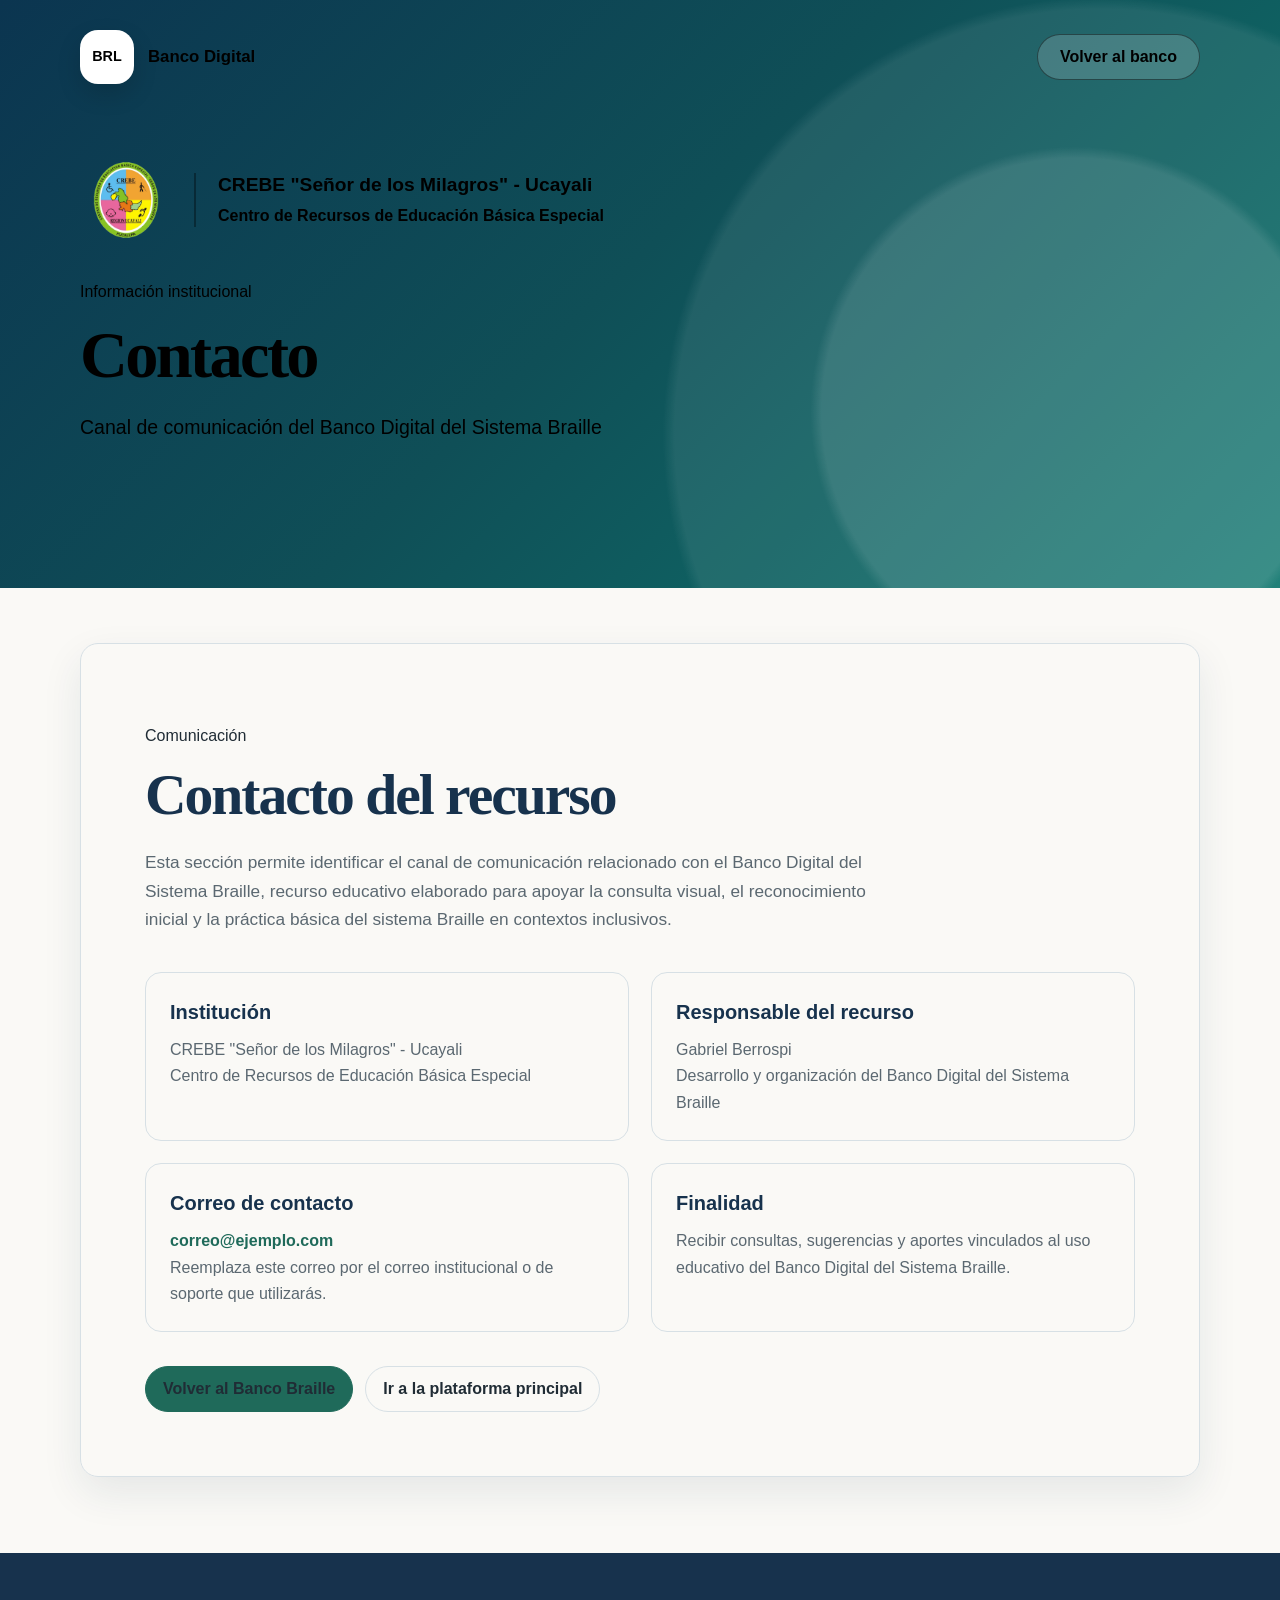
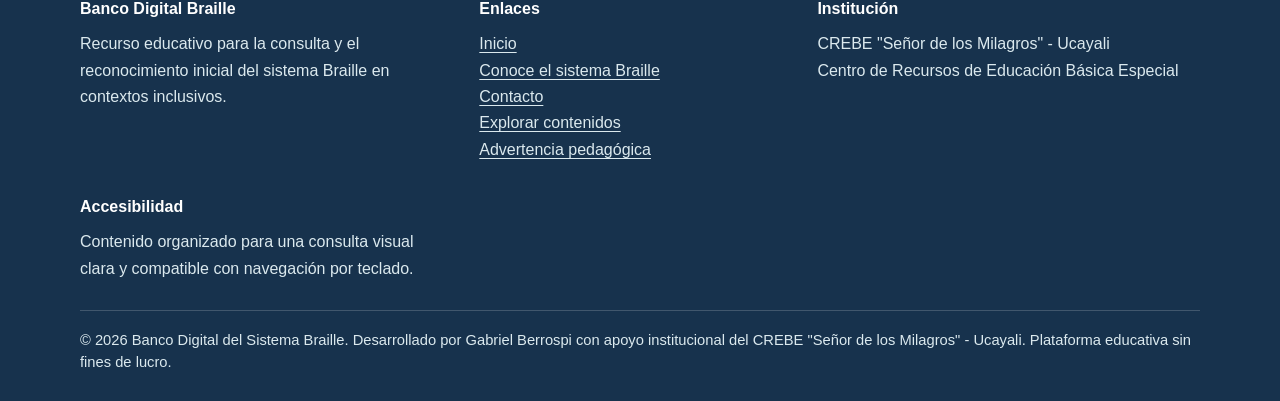
<file: contacto.html>
<!doctype html>
<html lang="es">
<head>
  <meta charset="utf-8">
  <meta name="viewport" content="width=device-width, initial-scale=1">
  <meta
    name="description"
    content="Página de contacto del Banco Digital del Sistema Braille del CREBE Señor de los Milagros - Ucayali."
  >
  <title>Contacto | Banco Digital del Sistema Braille</title>
  <link rel="stylesheet" href="estilos.css?v=6">

  <style>
    .contenido-contacto {
      padding: 55px 0 20px;
    }

    .tarjeta-contacto {
      padding: clamp(26px, 6vw, 64px);
      background: var(--blanco);
      border: 1px solid var(--borde);
      border-radius: var(--radio);
      box-shadow: var(--sombra);
    }

    .tarjeta-contacto h1 {
      margin: 0;
      color: var(--azul-900);
      font-family: Georgia, "Times New Roman", serif;
      font-size: clamp(2.15rem, 5vw, 3.6rem);
      font-weight: 600;
      line-height: 1.08;
      letter-spacing: -0.035em;
    }

    .tarjeta-contacto .introduccion {
      max-width: 760px;
      margin: 22px 0 38px;
      color: var(--texto-suave);
      font-size: 1.08rem;
      line-height: 1.65;
    }

    .bloques-contacto {
      display: grid;
      grid-template-columns: repeat(2, minmax(0, 1fr));
      gap: 22px;
    }

    .bloque-contacto {
      padding: 24px;
      background: var(--arena-50);
      border: 1px solid var(--borde);
      border-radius: 16px;
    }

    .bloque-contacto h2 {
      margin: 0 0 10px;
      color: var(--azul-900);
      font-size: 1.25rem;
    }

    .bloque-contacto p {
      margin: 0;
      color: var(--texto-suave);
      line-height: 1.65;
    }

    .bloque-contacto a {
      color: var(--verde-700);
      font-weight: 750;
      text-decoration: none;
    }

    .bloque-contacto a:hover {
      text-decoration: underline;
    }

    .acciones-contacto {
      display: flex;
      flex-wrap: wrap;
      gap: 12px;
      margin-top: 34px;
    }

    .boton-contacto {
      display: inline-flex;
      align-items: center;
      justify-content: center;
      min-height: 44px;
      padding: 10px 17px;
      color: var(--blanco);
      background: var(--verde-700);
      border: 1px solid var(--verde-700);
      border-radius: 999px;
      font-weight: 800;
      text-decoration: none;
    }

    .boton-contacto:hover {
      color: var(--blanco);
      background: var(--verde-600);
    }

    .boton-contacto.secundario {
      color: var(--azul-800);
      background: var(--blanco);
      border-color: var(--borde);
    }

    .boton-contacto.secundario:hover {
      color: var(--azul-800);
      background: var(--azul-100);
      text-decoration: none;
    }

    @media (max-width: 760px) {
      .bloques-contacto {
        grid-template-columns: 1fr;
      }

      .acciones-contacto {
        flex-direction: column;
      }

      .boton-contacto {
        width: 100%;
      }
    }
  </style>
</head>

<body>
  <a class="salto-contenido" href="#contenido-principal">
    Ir al contenido
  </a>

  <header class="cabecera">
    <nav class="navegacion" aria-label="Navegación principal">
      <a
        class="marca"
        href="index.html"
        aria-label="Ir a la plataforma principal"
      >
        <span class="marca-icono" aria-hidden="true">BRL</span>
        <span>Banco Digital</span>
      </a>

      <a class="enlace-cabecera" href="index.html">Volver al banco</a>
    </nav>

    <div class="portada">
      <div class="bloque-institucional" aria-label="Identidad institucional">
        <img
          class="logo-crebe"
          src="logo-crebe.png"
          alt="Logo del CREBE Señor de los Milagros - Ucayali"
        >
        <div class="texto-institucional">
          <p class="nombre-institucional">
            CREBE "Señor de los Milagros" - Ucayali
          </p>
          <p class="detalle-institucional">
            Centro de Recursos de Educación Básica Especial
          </p>
        </div>
      </div>

      <p class="etiqueta">Información institucional</p>
      <h1>Contacto</h1>
      <p class="subtitulo">
        Canal de comunicación del Banco Digital del Sistema Braille
      </p>
    </div>
  </header>

  <main id="contenido-principal" class="contenido-contacto">
    <section class="tarjeta-contacto" aria-labelledby="titulo-contacto">
      <p class="sobretitulo">Comunicación</p>
      <h1 id="titulo-contacto">Contacto del recurso</h1>

      <p class="introduccion">
        Esta sección permite identificar el canal de comunicación relacionado con el Banco Digital del Sistema Braille, recurso educativo elaborado para apoyar la consulta visual, el reconocimiento inicial y la práctica básica del sistema Braille en contextos inclusivos.
      </p>

      <div class="bloques-contacto">
        <article class="bloque-contacto">
          <h2>Institución</h2>
          <p>
            CREBE "Señor de los Milagros" - Ucayali<br>
            Centro de Recursos de Educación Básica Especial
          </p>
        </article>

        <article class="bloque-contacto">
          <h2>Responsable del recurso</h2>
          <p>
            Gabriel Berrospi<br>
            Desarrollo y organización del Banco Digital del Sistema Braille
          </p>
        </article>

        <article class="bloque-contacto">
          <h2>Correo de contacto</h2>
          <p>
            <a href="mailto:correo@ejemplo.com">correo@ejemplo.com</a><br>
            Reemplaza este correo por el correo institucional o de soporte que utilizarás.
          </p>
        </article>

        <article class="bloque-contacto">
          <h2>Finalidad</h2>
          <p>
            Recibir consultas, sugerencias y aportes vinculados al uso educativo del Banco Digital del Sistema Braille.
          </p>
        </article>
      </div>

      <div class="acciones-contacto">
        <a class="boton-contacto" href="index.html">
          Volver al Banco Braille
        </a>
        <a class="boton-contacto secundario" href="https://TU-PAGINA.weebly.com">
          Ir a la plataforma principal
        </a>
      </div>
    </section>
  </main>

  <footer>
    <div class="footer-contenido">
      <div class="footer-bloque">
        <h2>Banco Digital Braille</h2>
        <p>
          Recurso educativo para la consulta y el reconocimiento inicial del
          sistema Braille en contextos inclusivos.
        </p>
      </div>

      <div class="footer-bloque">
        <h2>Enlaces</h2>
        <p>
          <a href="index.html">Inicio</a><br>
          <a href="teoria.html">Conoce el sistema Braille</a><br>
          <a href="contacto.html">Contacto</a><br>
          <a href="index.html#titulo-catalogo">Explorar contenidos</a><br>
          <a href="index.html#aviso-pedagogico">Advertencia pedagógica</a>
        </p>
      </div>

      <div class="footer-bloque">
        <h2>Institución</h2>
        <p>
          CREBE "Señor de los Milagros" - Ucayali<br>
          Centro de Recursos de Educación Básica Especial
        </p>
      </div>

      <div class="footer-bloque">
        <h2>Accesibilidad</h2>
        <p>
          Contenido organizado para una consulta visual clara y compatible con
          navegación por teclado.
        </p>
      </div>
    </div>

    <div class="footer-final">
      <p>
        © 2026 Banco Digital del Sistema Braille. Desarrollado por Gabriel
        Berrospi con apoyo institucional del CREBE "Señor de los Milagros" -
        Ucayali. Plataforma educativa sin fines de lucro.
      </p>
    </div>
  </footer>
</body>
</html>
</file>
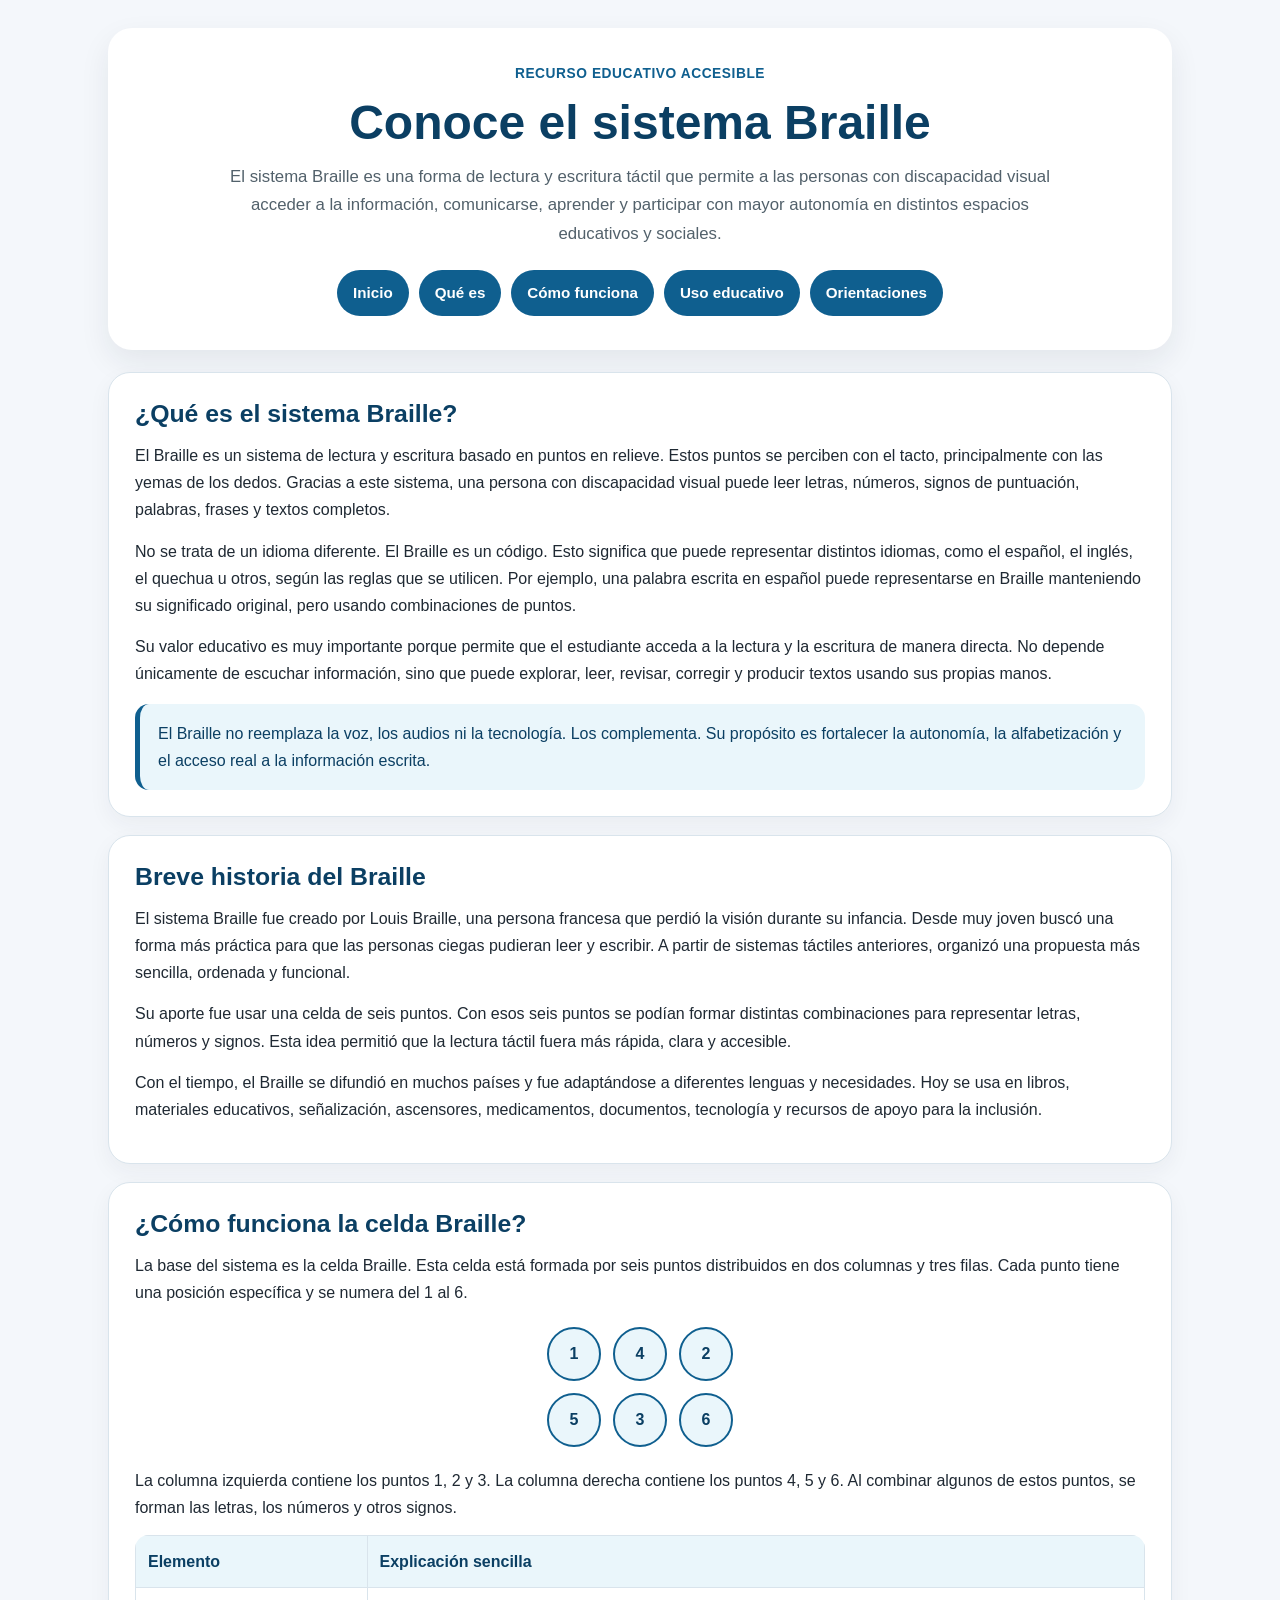
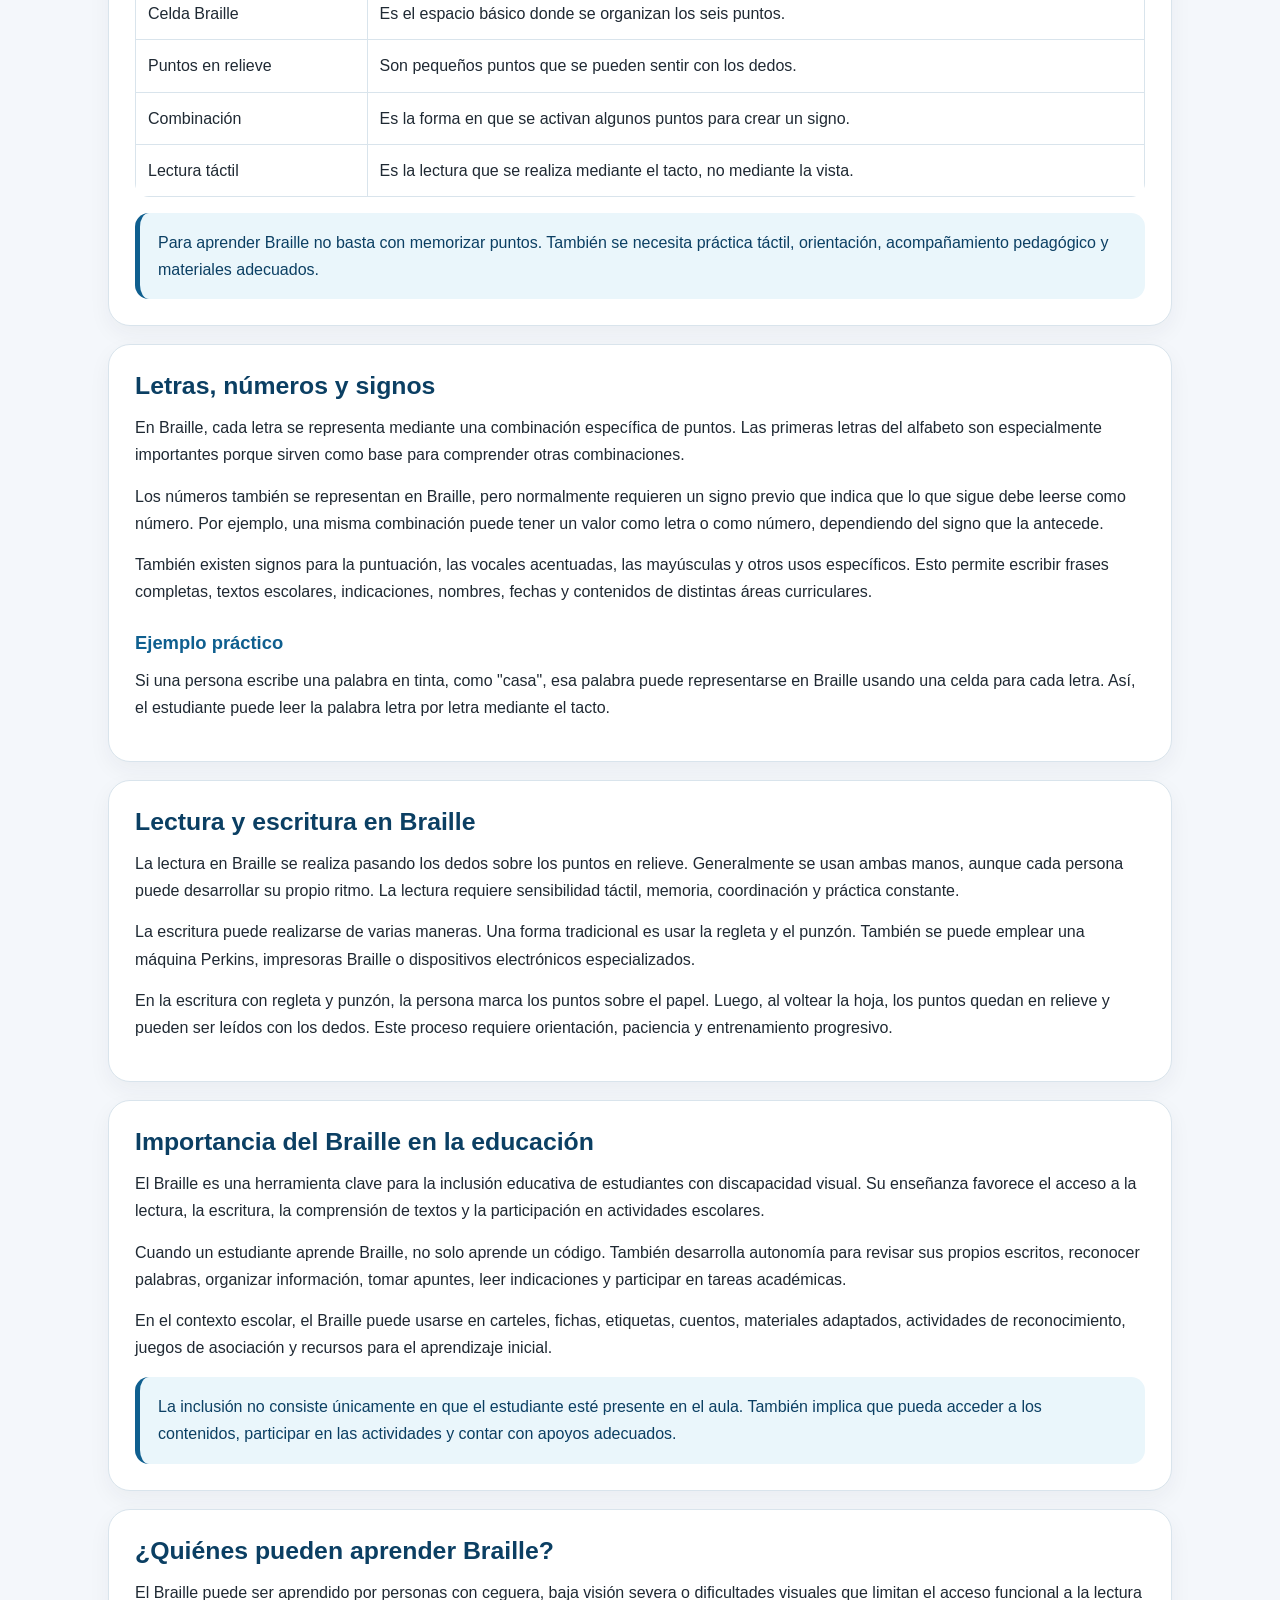
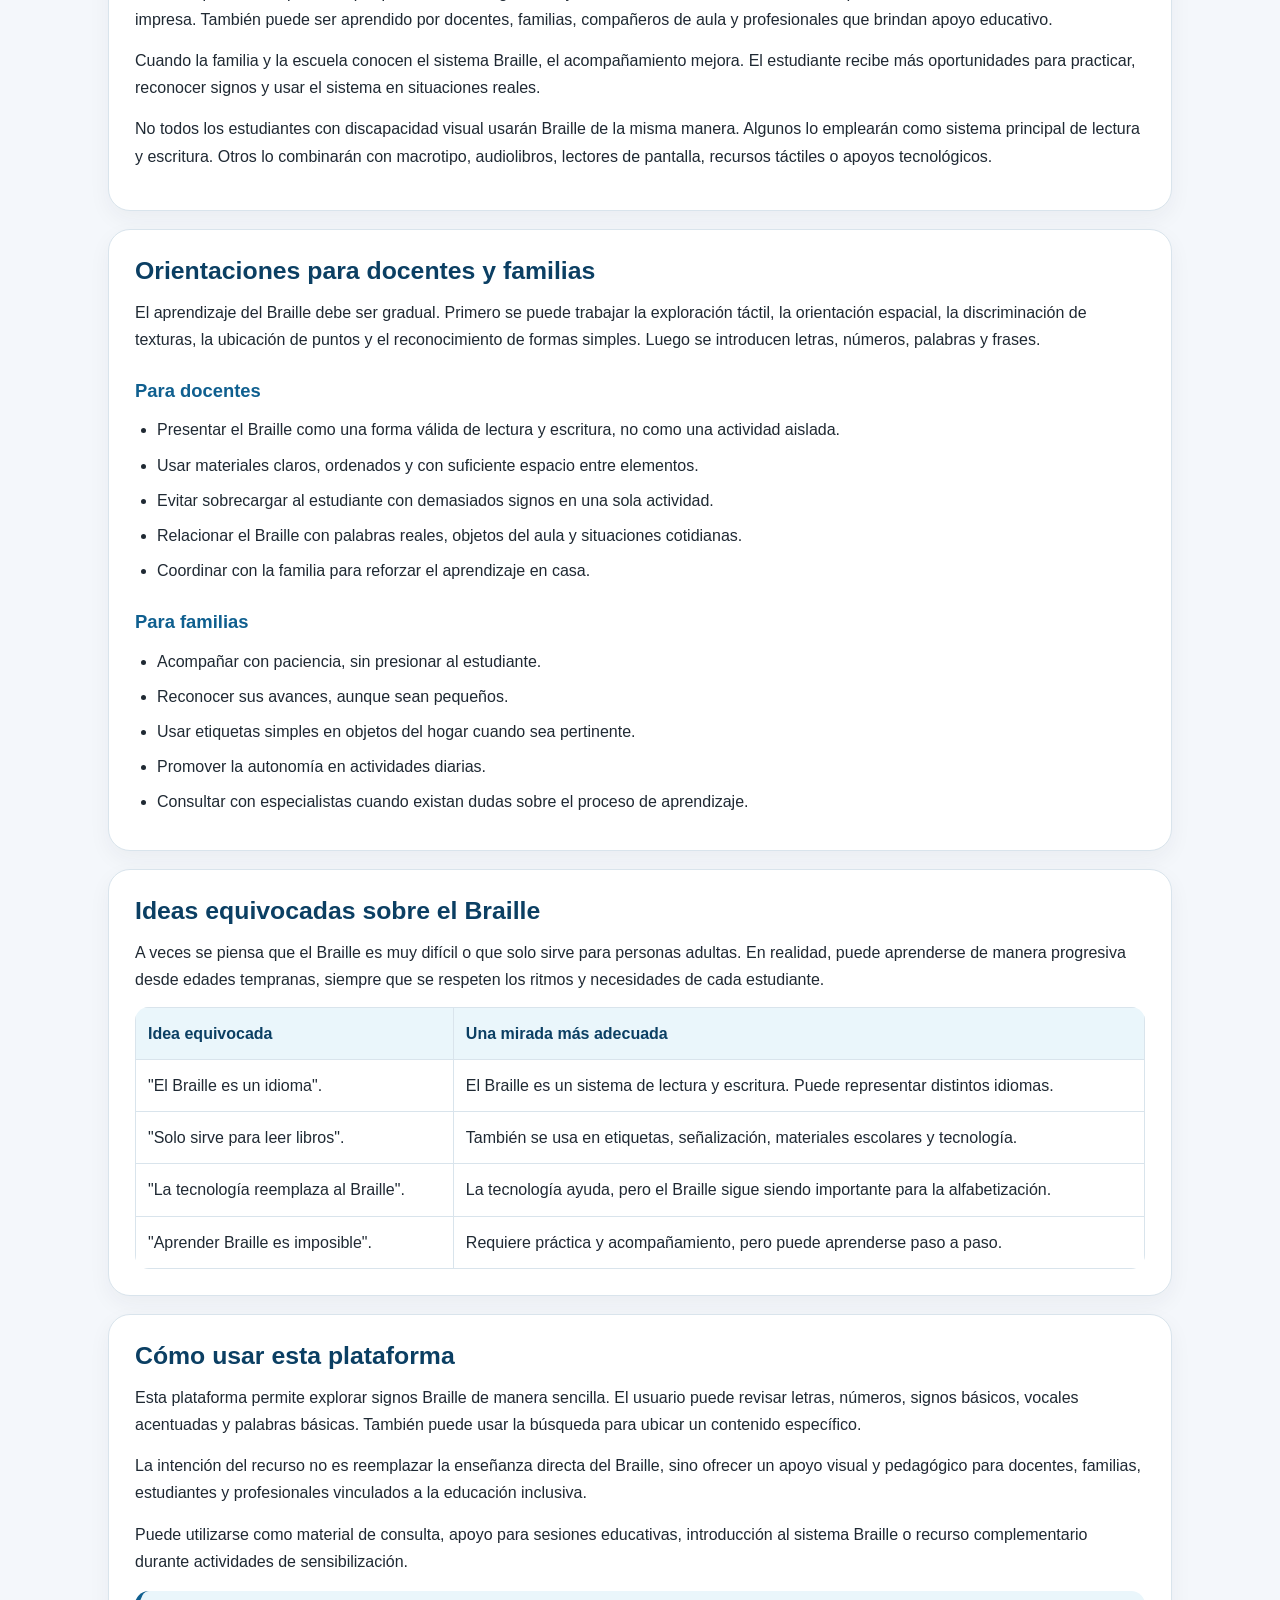
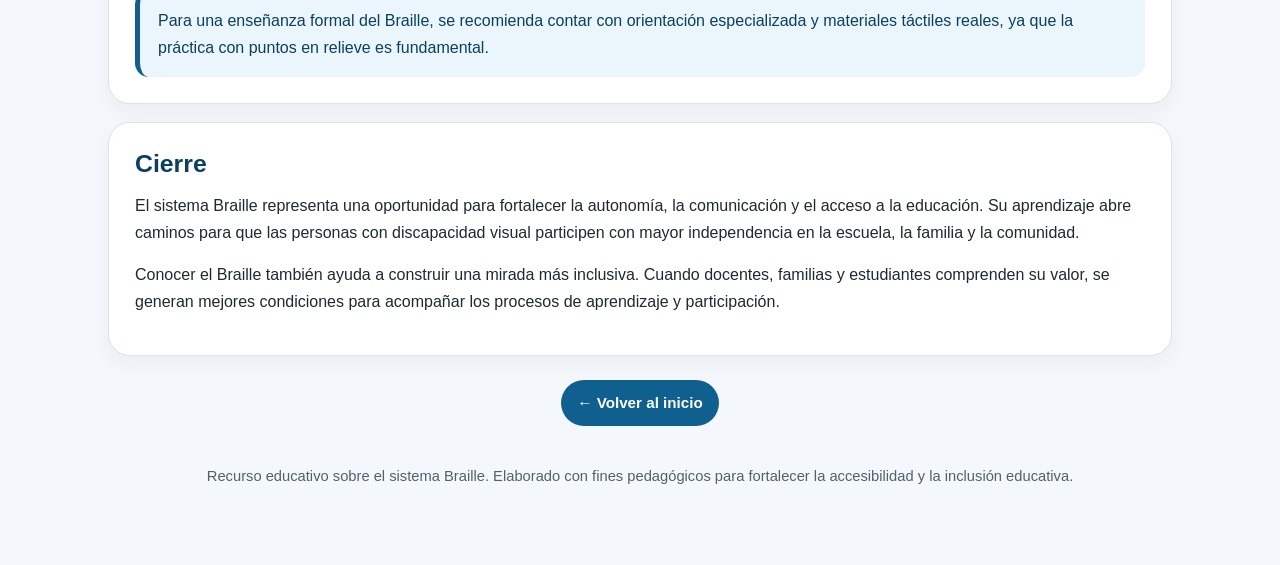
<file: teoria.html>
<!doctype html>
<html lang="es">
<head>
  <meta charset="utf-8">
  <meta name="viewport" content="width=device-width, initial-scale=1">
  <title>Conoce el sistema Braille</title>

  <style>
    :root{
      --azul:#0f5f8f;
      --azul-oscuro:#0b3f63;
      --celeste:#eaf6fb;
      --fondo:#f4f7fb;
      --texto:#1f2933;
      --texto-suave:#52616b;
      --blanco:#ffffff;
      --borde:#d9e4ec;
      --sombra:0 12px 30px rgba(31,41,51,.08);
    }

    *{
      box-sizing:border-box;
    }

    body{
      margin:0;
      font-family:Arial, Helvetica, sans-serif;
      background:var(--fondo);
      color:var(--texto);
      line-height:1.7;
    }

    .pagina{
      max-width:1100px;
      margin:0 auto;
      padding:28px 18px 50px;
    }

    .cabecera{
      background:var(--blanco);
      border-radius:24px;
      padding:34px 26px;
      box-shadow:var(--sombra);
      text-align:center;
      margin-bottom:22px;
    }

    .etiqueta{
      margin:0 0 10px;
      color:var(--azul);
      font-weight:700;
      letter-spacing:.04em;
      text-transform:uppercase;
      font-size:.86rem;
    }

    h1{
      margin:0 0 12px;
      font-size:clamp(2rem, 4vw, 3rem);
      color:var(--azul-oscuro);
      line-height:1.15;
    }

    .descripcion{
      max-width:820px;
      margin:0 auto;
      color:var(--texto-suave);
      font-size:1.05rem;
    }

    .menu{
      display:flex;
      flex-wrap:wrap;
      justify-content:center;
      gap:10px;
      margin:22px 0 0;
    }

    .menu a,
    .boton{
      display:inline-block;
      text-decoration:none;
      background:var(--azul);
      color:var(--blanco);
      padding:10px 16px;
      border-radius:999px;
      font-weight:700;
      font-size:.95rem;
      transition:.2s ease;
    }

    .menu a:hover,
    .boton:hover{
      background:var(--azul-oscuro);
      transform:translateY(-1px);
    }

    .contenido{
      display:grid;
      grid-template-columns:1fr;
      gap:18px;
    }

    .tarjeta{
      background:var(--blanco);
      border:1px solid var(--borde);
      border-radius:22px;
      padding:26px;
      box-shadow:0 8px 22px rgba(31,41,51,.05);
    }

    h2{
      margin:0 0 12px;
      color:var(--azul-oscuro);
      font-size:1.55rem;
      line-height:1.25;
    }

    h3{
      margin:22px 0 8px;
      color:var(--azul);
      font-size:1.15rem;
    }

    p{
      margin:0 0 14px;
    }

    ul{
      margin:10px 0 0;
      padding-left:22px;
    }

    li{
      margin-bottom:8px;
    }

    .nota{
      background:var(--celeste);
      border-left:5px solid var(--azul);
      padding:16px 18px;
      border-radius:14px;
      margin-top:16px;
      color:var(--azul-oscuro);
    }

    .braille-demo{
      display:grid;
      grid-template-columns:repeat(3, 54px);
      gap:12px;
      justify-content:center;
      margin:20px auto;
      max-width:210px;
    }

    .punto{
      width:54px;
      height:54px;
      border-radius:50%;
      border:2px solid var(--azul);
      background:var(--celeste);
      display:flex;
      align-items:center;
      justify-content:center;
      font-weight:700;
      color:var(--azul-oscuro);
    }

    .punto.activo{
      background:var(--azul);
      color:var(--blanco);
    }

    .tabla-simple{
      width:100%;
      border-collapse:collapse;
      margin-top:14px;
      overflow:hidden;
      border-radius:14px;
      background:var(--blanco);
    }

    .tabla-simple th,
    .tabla-simple td{
      border:1px solid var(--borde);
      padding:12px;
      text-align:left;
      vertical-align:top;
    }

    .tabla-simple th{
      background:var(--celeste);
      color:var(--azul-oscuro);
    }

    .volver{
      text-align:center;
      margin-top:24px;
    }

    .pie{
      text-align:center;
      color:var(--texto-suave);
      font-size:.92rem;
      margin-top:26px;
      padding:12px;
    }

    @media (max-width:700px){
      .cabecera{
        padding:28px 18px;
      }

      .tarjeta{
        padding:22px 18px;
      }

      .menu{
        flex-direction:column;
        align-items:stretch;
      }

      .menu a,
      .boton{
        text-align:center;
      }

      .tabla-simple{
        font-size:.95rem;
      }
    }
  </style>
</head>

<body>
  <main class="pagina">

    <header class="cabecera">
      <p class="etiqueta">Recurso educativo accesible</p>
      <h1>Conoce el sistema Braille</h1>
      <p class="descripcion">
        El sistema Braille es una forma de lectura y escritura táctil que permite a las personas con discapacidad visual acceder a la información, comunicarse, aprender y participar con mayor autonomía en distintos espacios educativos y sociales.
      </p>

      <nav class="menu" aria-label="Menú principal">
        <a href="index.html">Inicio</a>
        <a href="#que-es">Qué es</a>
        <a href="#como-funciona">Cómo funciona</a>
        <a href="#educacion">Uso educativo</a>
        <a href="#orientaciones">Orientaciones</a>
      </nav>
    </header>

    <section class="contenido">

      <article class="tarjeta" id="que-es">
        <h2>¿Qué es el sistema Braille?</h2>
        <p>
          El Braille es un sistema de lectura y escritura basado en puntos en relieve. Estos puntos se perciben con el tacto, principalmente con las yemas de los dedos. Gracias a este sistema, una persona con discapacidad visual puede leer letras, números, signos de puntuación, palabras, frases y textos completos.
        </p>
        <p>
          No se trata de un idioma diferente. El Braille es un código. Esto significa que puede representar distintos idiomas, como el español, el inglés, el quechua u otros, según las reglas que se utilicen. Por ejemplo, una palabra escrita en español puede representarse en Braille manteniendo su significado original, pero usando combinaciones de puntos.
        </p>
        <p>
          Su valor educativo es muy importante porque permite que el estudiante acceda a la lectura y la escritura de manera directa. No depende únicamente de escuchar información, sino que puede explorar, leer, revisar, corregir y producir textos usando sus propias manos.
        </p>

        <div class="nota">
          El Braille no reemplaza la voz, los audios ni la tecnología. Los complementa. Su propósito es fortalecer la autonomía, la alfabetización y el acceso real a la información escrita.
        </div>
      </article>

      <article class="tarjeta">
        <h2>Breve historia del Braille</h2>
        <p>
          El sistema Braille fue creado por Louis Braille, una persona francesa que perdió la visión durante su infancia. Desde muy joven buscó una forma más práctica para que las personas ciegas pudieran leer y escribir. A partir de sistemas táctiles anteriores, organizó una propuesta más sencilla, ordenada y funcional.
        </p>
        <p>
          Su aporte fue usar una celda de seis puntos. Con esos seis puntos se podían formar distintas combinaciones para representar letras, números y signos. Esta idea permitió que la lectura táctil fuera más rápida, clara y accesible.
        </p>
        <p>
          Con el tiempo, el Braille se difundió en muchos países y fue adaptándose a diferentes lenguas y necesidades. Hoy se usa en libros, materiales educativos, señalización, ascensores, medicamentos, documentos, tecnología y recursos de apoyo para la inclusión.
        </p>
      </article>

      <article class="tarjeta" id="como-funciona">
        <h2>¿Cómo funciona la celda Braille?</h2>
        <p>
          La base del sistema es la celda Braille. Esta celda está formada por seis puntos distribuidos en dos columnas y tres filas. Cada punto tiene una posición específica y se numera del 1 al 6.
        </p>

        <div class="braille-demo" aria-label="Representación de los seis puntos Braille">
          <div class="punto">1</div>
          <div class="punto">4</div>
          <div class="punto">2</div>
          <div class="punto">5</div>
          <div class="punto">3</div>
          <div class="punto">6</div>
        </div>

        <p>
          La columna izquierda contiene los puntos 1, 2 y 3. La columna derecha contiene los puntos 4, 5 y 6. Al combinar algunos de estos puntos, se forman las letras, los números y otros signos.
        </p>

        <table class="tabla-simple">
          <thead>
            <tr>
              <th>Elemento</th>
              <th>Explicación sencilla</th>
            </tr>
          </thead>
          <tbody>
            <tr>
              <td>Celda Braille</td>
              <td>Es el espacio básico donde se organizan los seis puntos.</td>
            </tr>
            <tr>
              <td>Puntos en relieve</td>
              <td>Son pequeños puntos que se pueden sentir con los dedos.</td>
            </tr>
            <tr>
              <td>Combinación</td>
              <td>Es la forma en que se activan algunos puntos para crear un signo.</td>
            </tr>
            <tr>
              <td>Lectura táctil</td>
              <td>Es la lectura que se realiza mediante el tacto, no mediante la vista.</td>
            </tr>
          </tbody>
        </table>

        <div class="nota">
          Para aprender Braille no basta con memorizar puntos. También se necesita práctica táctil, orientación, acompañamiento pedagógico y materiales adecuados.
        </div>
      </article>

      <article class="tarjeta">
        <h2>Letras, números y signos</h2>
        <p>
          En Braille, cada letra se representa mediante una combinación específica de puntos. Las primeras letras del alfabeto son especialmente importantes porque sirven como base para comprender otras combinaciones.
        </p>
        <p>
          Los números también se representan en Braille, pero normalmente requieren un signo previo que indica que lo que sigue debe leerse como número. Por ejemplo, una misma combinación puede tener un valor como letra o como número, dependiendo del signo que la antecede.
        </p>
        <p>
          También existen signos para la puntuación, las vocales acentuadas, las mayúsculas y otros usos específicos. Esto permite escribir frases completas, textos escolares, indicaciones, nombres, fechas y contenidos de distintas áreas curriculares.
        </p>

        <h3>Ejemplo práctico</h3>
        <p>
          Si una persona escribe una palabra en tinta, como "casa", esa palabra puede representarse en Braille usando una celda para cada letra. Así, el estudiante puede leer la palabra letra por letra mediante el tacto.
        </p>
      </article>

      <article class="tarjeta">
        <h2>Lectura y escritura en Braille</h2>
        <p>
          La lectura en Braille se realiza pasando los dedos sobre los puntos en relieve. Generalmente se usan ambas manos, aunque cada persona puede desarrollar su propio ritmo. La lectura requiere sensibilidad táctil, memoria, coordinación y práctica constante.
        </p>
        <p>
          La escritura puede realizarse de varias maneras. Una forma tradicional es usar la regleta y el punzón. También se puede emplear una máquina Perkins, impresoras Braille o dispositivos electrónicos especializados.
        </p>
        <p>
          En la escritura con regleta y punzón, la persona marca los puntos sobre el papel. Luego, al voltear la hoja, los puntos quedan en relieve y pueden ser leídos con los dedos. Este proceso requiere orientación, paciencia y entrenamiento progresivo.
        </p>
      </article>

      <article class="tarjeta" id="educacion">
        <h2>Importancia del Braille en la educación</h2>
        <p>
          El Braille es una herramienta clave para la inclusión educativa de estudiantes con discapacidad visual. Su enseñanza favorece el acceso a la lectura, la escritura, la comprensión de textos y la participación en actividades escolares.
        </p>
        <p>
          Cuando un estudiante aprende Braille, no solo aprende un código. También desarrolla autonomía para revisar sus propios escritos, reconocer palabras, organizar información, tomar apuntes, leer indicaciones y participar en tareas académicas.
        </p>
        <p>
          En el contexto escolar, el Braille puede usarse en carteles, fichas, etiquetas, cuentos, materiales adaptados, actividades de reconocimiento, juegos de asociación y recursos para el aprendizaje inicial.
        </p>

        <div class="nota">
          La inclusión no consiste únicamente en que el estudiante esté presente en el aula. También implica que pueda acceder a los contenidos, participar en las actividades y contar con apoyos adecuados.
        </div>
      </article>

      <article class="tarjeta">
        <h2>¿Quiénes pueden aprender Braille?</h2>
        <p>
          El Braille puede ser aprendido por personas con ceguera, baja visión severa o dificultades visuales que limitan el acceso funcional a la lectura impresa. También puede ser aprendido por docentes, familias, compañeros de aula y profesionales que brindan apoyo educativo.
        </p>
        <p>
          Cuando la familia y la escuela conocen el sistema Braille, el acompañamiento mejora. El estudiante recibe más oportunidades para practicar, reconocer signos y usar el sistema en situaciones reales.
        </p>
        <p>
          No todos los estudiantes con discapacidad visual usarán Braille de la misma manera. Algunos lo emplearán como sistema principal de lectura y escritura. Otros lo combinarán con macrotipo, audiolibros, lectores de pantalla, recursos táctiles o apoyos tecnológicos.
        </p>
      </article>

      <article class="tarjeta" id="orientaciones">
        <h2>Orientaciones para docentes y familias</h2>
        <p>
          El aprendizaje del Braille debe ser gradual. Primero se puede trabajar la exploración táctil, la orientación espacial, la discriminación de texturas, la ubicación de puntos y el reconocimiento de formas simples. Luego se introducen letras, números, palabras y frases.
        </p>

        <h3>Para docentes</h3>
        <ul>
          <li>Presentar el Braille como una forma válida de lectura y escritura, no como una actividad aislada.</li>
          <li>Usar materiales claros, ordenados y con suficiente espacio entre elementos.</li>
          <li>Evitar sobrecargar al estudiante con demasiados signos en una sola actividad.</li>
          <li>Relacionar el Braille con palabras reales, objetos del aula y situaciones cotidianas.</li>
          <li>Coordinar con la familia para reforzar el aprendizaje en casa.</li>
        </ul>

        <h3>Para familias</h3>
        <ul>
          <li>Acompañar con paciencia, sin presionar al estudiante.</li>
          <li>Reconocer sus avances, aunque sean pequeños.</li>
          <li>Usar etiquetas simples en objetos del hogar cuando sea pertinente.</li>
          <li>Promover la autonomía en actividades diarias.</li>
          <li>Consultar con especialistas cuando existan dudas sobre el proceso de aprendizaje.</li>
        </ul>
      </article>

      <article class="tarjeta">
        <h2>Ideas equivocadas sobre el Braille</h2>
        <p>
          A veces se piensa que el Braille es muy difícil o que solo sirve para personas adultas. En realidad, puede aprenderse de manera progresiva desde edades tempranas, siempre que se respeten los ritmos y necesidades de cada estudiante.
        </p>

        <table class="tabla-simple">
          <thead>
            <tr>
              <th>Idea equivocada</th>
              <th>Una mirada más adecuada</th>
            </tr>
          </thead>
          <tbody>
            <tr>
              <td>"El Braille es un idioma".</td>
              <td>El Braille es un sistema de lectura y escritura. Puede representar distintos idiomas.</td>
            </tr>
            <tr>
              <td>"Solo sirve para leer libros".</td>
              <td>También se usa en etiquetas, señalización, materiales escolares y tecnología.</td>
            </tr>
            <tr>
              <td>"La tecnología reemplaza al Braille".</td>
              <td>La tecnología ayuda, pero el Braille sigue siendo importante para la alfabetización.</td>
            </tr>
            <tr>
              <td>"Aprender Braille es imposible".</td>
              <td>Requiere práctica y acompañamiento, pero puede aprenderse paso a paso.</td>
            </tr>
          </tbody>
        </table>
      </article>

      <article class="tarjeta">
        <h2>Cómo usar esta plataforma</h2>
        <p>
          Esta plataforma permite explorar signos Braille de manera sencilla. El usuario puede revisar letras, números, signos básicos, vocales acentuadas y palabras básicas. También puede usar la búsqueda para ubicar un contenido específico.
        </p>
        <p>
          La intención del recurso no es reemplazar la enseñanza directa del Braille, sino ofrecer un apoyo visual y pedagógico para docentes, familias, estudiantes y profesionales vinculados a la educación inclusiva.
        </p>
        <p>
          Puede utilizarse como material de consulta, apoyo para sesiones educativas, introducción al sistema Braille o recurso complementario durante actividades de sensibilización.
        </p>

        <div class="nota">
          Para una enseñanza formal del Braille, se recomienda contar con orientación especializada y materiales táctiles reales, ya que la práctica con puntos en relieve es fundamental.
        </div>
      </article>

      <article class="tarjeta">
        <h2>Cierre</h2>
        <p>
          El sistema Braille representa una oportunidad para fortalecer la autonomía, la comunicación y el acceso a la educación. Su aprendizaje abre caminos para que las personas con discapacidad visual participen con mayor independencia en la escuela, la familia y la comunidad.
        </p>
        <p>
          Conocer el Braille también ayuda a construir una mirada más inclusiva. Cuando docentes, familias y estudiantes comprenden su valor, se generan mejores condiciones para acompañar los procesos de aprendizaje y participación.
        </p>
      </article>

    </section>

    <div class="volver">
      <a class="boton" href="index.html">← Volver al inicio</a>
    </div>

    <footer class="pie">
      <p>
        Recurso educativo sobre el sistema Braille. Elaborado con fines pedagógicos para fortalecer la accesibilidad y la inclusión educativa.
      </p>
    </footer>

  </main>
</body>
</html>
</file>
<file: estilos.css>
:root{color-scheme:light;--azul-900:#17324d;--azul-100:#e8f1f5;--verde-700:#1f6a5a;--verde-100:#e5f3ef;--arena-50:#faf9f6;--tinta:#202c35;--texto-suave:#5b6871;--borde:#d7e0e5;--sombra:0 16px 40px rgba(23,50,77,.09);--radio:18px;font-family:Arial,Helvetica,sans-serif}
*{box-sizing:border-box}
html{scroll-behavior:smooth}
body{min-width:320px;margin:0;color:var(--tinta);background:radial-gradient(circle at 90% 8%,#dcedea 0,transparent 24rem),var(--arena-50);line-height:1.5}
a{color:inherit}
.salto-contenido{position:fixed;top:12px;left:12px;z-index:100;padding:10px 14px;color:#fff;background:var(--azul-900);border-radius:8px;transform:translateY(-160%);transition:transform .2s ease}
.salto-contenido:focus{transform:translateY(0)}
.cabecera{position:relative;overflow:hidden;padding:30px 18px 145px;color:#000;background:radial-gradient(circle at 84% 70%,rgba(255,255,255,.11) 0 22%,transparent 23%),radial-gradient(circle at 86% 74%,rgba(255,255,255,.08) 0 36%,transparent 37%),linear-gradient(135deg,#0b3550 0%,#0f4f57 48%,#0f766e 100%)}
.cabecera:after{display:none;content:none}
.navegacion{position:relative;z-index:1;display:flex;align-items:center;justify-content:space-between;gap:20px;max-width:1120px;margin:0 auto;flex-wrap:wrap}
.marca{display:inline-flex;gap:14px;align-items:center;color:#000;font-size:1.05rem;font-weight:900;text-decoration:none}
.marca-icono{display:grid;width:54px;height:54px;place-items:center;color:#000;background:#fff;border-radius:18px;font-size:.9rem;font-weight:900;letter-spacing:0;box-shadow:0 10px 24px rgba(0,0,0,.14);flex-shrink:0}
.enlaces-superiores{display:flex;gap:12px;flex-wrap:wrap;justify-content:flex-end}
.enlace-cabecera{display:inline-flex;align-items:center;justify-content:center;min-height:46px;padding:10px 22px;color:#000;border:1px solid rgba(0,0,0,.45);border-radius:999px;font-size:1rem;font-weight:800;text-decoration:none;background:rgba(255,255,255,.16)}
.enlace-cabecera:hover{color:#000;background:rgba(255,255,255,.28)}
.portada{position:relative;z-index:1;max-width:1120px;margin:70px auto 0}
.bloque-institucional{display:flex;align-items:center;gap:22px;max-width:none;margin-bottom:34px}
.logo-crebe{display:block;width:92px;max-width:92px;height:92px;max-height:92px;object-fit:contain;flex-shrink:0}
.texto-institucional{border-left:2px solid rgba(0,0,0,.35);padding-left:22px}
.nombre-institucional{margin:0 0 8px;color:#000;font-size:1.2rem;font-weight:900;line-height:1.25}
.detalle-institucional{margin:0;color:#000;font-size:1rem;font-weight:700;line-height:1.4}
.etiqueta-superior,.seccion-etiqueta{margin:0 0 14px;color:#000;font-size:.86rem;font-weight:900;letter-spacing:.18em;text-transform:uppercase}
.seccion-etiqueta{color:var(--verde-700)}
.portada h1{max-width:900px;margin:0 0 22px;color:#000;font-family:Georgia,"Times New Roman",serif;font-size:clamp(2.5rem,5.8vw,4.15rem);font-weight:600;line-height:1.04;letter-spacing:-.04em}
.subtitulo{max-width:880px;margin:0;color:#000;font-size:1.22rem;line-height:1.65}
main{width:min(1120px,calc(100% - 40px));margin:0 auto}
.panel-recursos{position:relative;z-index:2;margin-top:-78px;padding:clamp(22px,4vw,36px);background:rgba(255,255,255,.98);border:1px solid rgba(215,224,229,.9);border-radius:var(--radio);box-shadow:var(--sombra)}
.panel-encabezado h2{margin:0;color:var(--azul-900);font-family:Georgia,"Times New Roman",serif;font-size:clamp(1.8rem,3.4vw,2.8rem);font-weight:600;letter-spacing:-.04em;line-height:1.05}
.descripcion-panel{max-width:900px;margin:12px 0 0;color:var(--texto-suave)}
.grid-recursos{position:relative;isolation:isolate;display:grid;grid-template-columns:repeat(3,minmax(0,1fr));gap:20px;margin-top:28px}
.tarjeta-recurso{position:relative;z-index:1;overflow:visible;min-height:300px;padding:24px;background:linear-gradient(145deg,rgba(229,243,239,.96),rgba(255,255,255,.98) 64%);border:1px solid #cfe2dd;border-radius:18px;box-shadow:var(--sombra)}
.tarjeta-recurso:hover,.tarjeta-recurso:focus-within{z-index:80}
.tarjeta-recurso:before{position:absolute;top:-48px;right:-48px;width:130px;height:130px;background:rgba(31,106,90,.13);border-radius:50%;content:""}
.numero-recurso{position:relative;z-index:1;display:grid;width:46px;height:46px;place-items:center;color:#fff;background:var(--verde-700);border-radius:13px;font-weight:900}
.tarjeta-recurso h3{position:relative;z-index:1;margin:22px 0 10px;color:var(--azul-900);font-family:Georgia,"Times New Roman",serif;font-size:1.42rem;line-height:1.18}
.tarjeta-recurso p{position:relative;z-index:1;margin:0;color:var(--texto-suave);line-height:1.6}
.lista-ejemplos{position:relative;z-index:4;margin:18px 0 0;padding:0;list-style:none}
.item-recurso{position:relative;margin:9px 0 0;padding:10px 12px;color:var(--azul-900);background:#fff;border:1px solid var(--borde);border-radius:12px;font-size:.94rem;font-weight:800;cursor:default;outline:none}
.item-recurso:hover,.item-recurso:focus{color:var(--verde-700);border-color:#b7d6cd;box-shadow:0 8px 22px rgba(23,50,77,.12)}
.recuadro-detalle{position:absolute;left:0;bottom:calc(100% + 12px);z-index:100;display:grid;grid-template-columns:repeat(2,minmax(0,1fr));gap:10px;width:min(620px,88vw);overflow:hidden;padding:12px;background:#fff;border:1px solid #cfe2dd;border-radius:18px;box-shadow:0 18px 42px rgba(23,50,77,.22);opacity:0;pointer-events:none;transform:translateY(10px);transition:opacity .18s ease,transform .18s ease}
.tarjeta-recurso:nth-child(3n) .recuadro-detalle{left:auto;right:0}
.item-recurso:hover .recuadro-detalle,.item-recurso:focus .recuadro-detalle{opacity:1;transform:translateY(0)}
.recuadro-detalle img{display:block;width:100%;height:180px;object-fit:cover;background:var(--azul-100);border-radius:14px}
.recuadro-detalle img:only-of-type{grid-column:1/-1}
.detalle-texto{grid-column:1/-1;padding:4px 2px 2px}
.detalle-texto strong{display:block;margin-bottom:5px;color:var(--azul-900);font-size:1rem}
.detalle-texto span{display:block;color:var(--texto-suave);font-size:.92rem;font-weight:500;line-height:1.5}
.nota-inferior{margin:24px 0 0;padding:18px;color:var(--texto-suave);background:var(--azul-100);border:1px solid var(--borde);border-radius:16px}
.nota-inferior strong{color:var(--azul-900)}
footer{margin-top:56px;padding:44px clamp(20px,5vw,72px) 28px;color:#dbe9ee;background:var(--azul-900)}
.footer-contenido{display:grid;grid-template-columns:1.2fr 1fr 1.25fr;gap:32px;max-width:1120px;margin:0 auto}
.footer-bloque h2{margin:0 0 10px;color:#fff;font-size:1rem}
.footer-bloque p{margin:0;color:#dbe9ee;line-height:1.65}
.footer-bloque a{color:#dbe9ee;text-decoration:underline;text-underline-offset:3px}
.footer-identidad{display:flex;gap:16px;align-items:flex-start}
.logo-footer{display:block;width:72px;max-width:72px;height:auto;max-height:72px;object-fit:contain;flex-shrink:0}
.footer-final{max-width:1120px;margin:28px auto 0;padding-top:18px;border-top:1px solid rgba(255,255,255,.18)}
.footer-final p{margin:0;color:#dbe9ee;font-size:.92rem}

.patron-portada{background-image:url("patron-shipibo.png")!important;background-repeat:repeat!important;background-size:640px auto!important;background-position:center top!important;opacity:.42!important;mix-blend-mode:multiply!important;filter:saturate(1.45) contrast(1.18)!important}
.patron-portada svg{display:none!important}
.patron-portada::before{background:linear-gradient(90deg,rgba(6,35,54,.72) 0%,rgba(6,48,61,.48) 38%,rgba(10,82,82,.24) 68%,rgba(12,104,96,.12) 100%)!important}
.patron-portada::after{background:linear-gradient(180deg,rgba(255,255,255,.03) 0%,transparent 42%,rgba(0,0,0,.07) 100%)!important}

@media(max-width:980px){.grid-recursos,.footer-contenido{grid-template-columns:1fr}.tarjeta-recurso:nth-child(3n) .recuadro-detalle{left:50%;right:auto}.recuadro-detalle{position:fixed;left:50%;top:50%;right:auto;bottom:auto;grid-template-columns:1fr;width:min(440px,92vw);max-height:82vh;overflow:auto;transform:translate(-50%,-46%)}.item-recurso:hover .recuadro-detalle,.item-recurso:focus .recuadro-detalle{transform:translate(-50%,-50%)}}
@media(max-width:640px){.cabecera{padding:26px 18px 116px}.navegacion{align-items:flex-start;flex-direction:column}.enlaces-superiores{justify-content:flex-start}.portada{margin-top:54px}.bloque-institucional{gap:16px;margin-bottom:28px}.texto-institucional{padding-left:16px}.nombre-institucional{font-size:1rem}.detalle-institucional{font-size:.9rem}.logo-crebe{width:80px;max-width:80px;height:80px;max-height:80px}main{width:min(100% - 28px,1120px)}.recuadro-detalle{width:min(420px,92vw)}.footer-identidad{flex-direction:column}.logo-footer{width:60px;max-width:60px}.patron-portada{background-size:520px auto!important;opacity:.34!important}}
</file>
